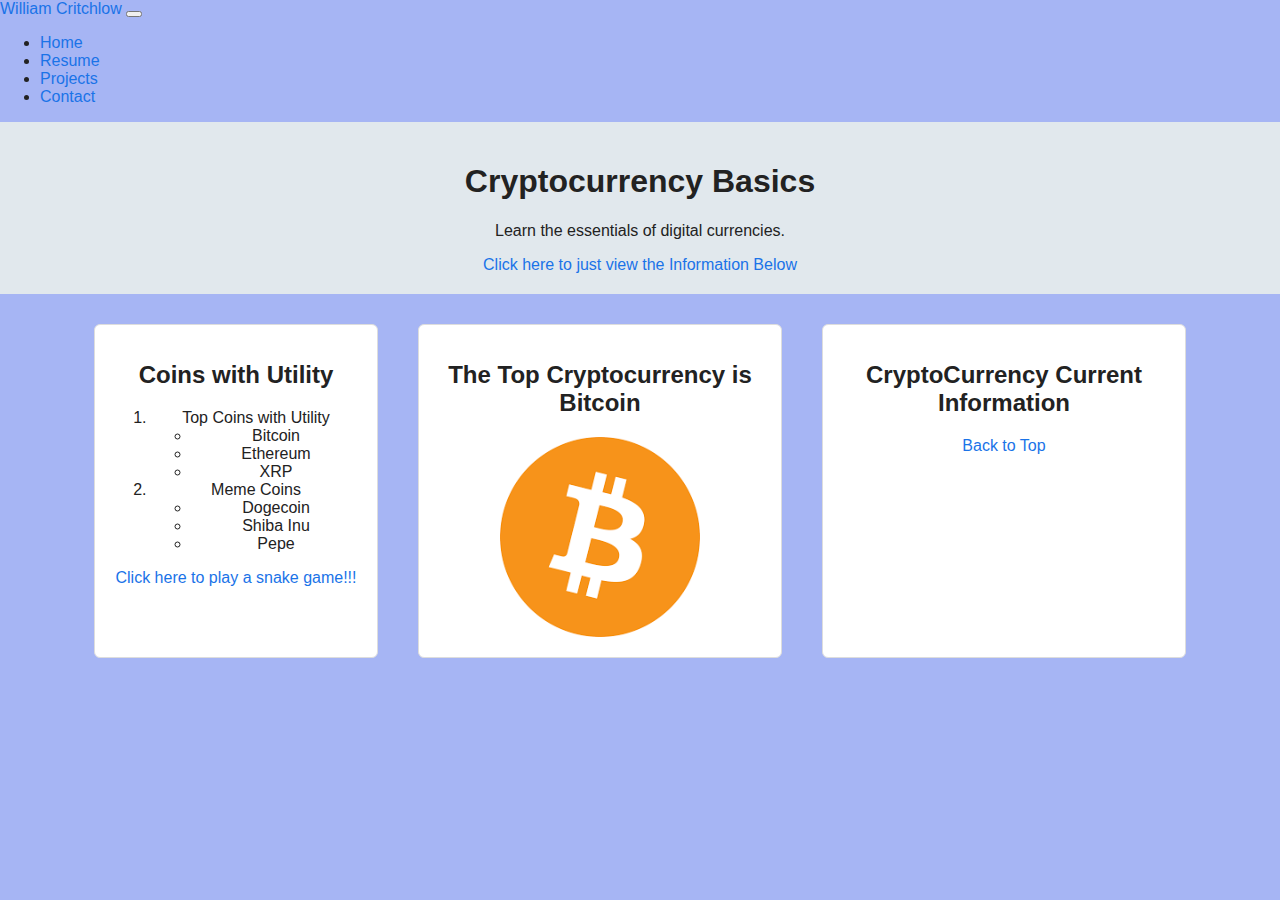
<file: startbootstrap-personal-gh-pages/index.html>
<!DOCTYPE html>
<html lang="en">
<head>
    <link rel="stylesheet" href="../startbootstrap-personal-gh-pages/css/scratchstyles.css">
    <nav class="navbar navbar-expand-lg navbar-light bg-white py-3">
        <div class="container px-5">
            <a class="navbar-brand" href="home.html"><span class="fw-bolder text-primary">William Critchlow</span></a>
            <button class="navbar-toggler" type="button" data-bs-toggle="collapse" data-bs-target="#navbarSupportedContent" aria-controls="navbarSupportedContent" aria-expanded="false" aria-label="Toggle navigation"><span class="navbar-toggler-icon"></span></button>
            <div class="collapse navbar-collapse" id="navbarSupportedContent">
                <ul class="navbar-nav ms-auto mb-2 mb-lg-0 small fw-bolder">
                    <li class="nav-item"><a class="nav-link" href="home.html">Home</a></li>
                    <li class="nav-item"><a class="nav-link" href="resume.html">Resume</a></li>
                    <li class="nav-item"><a class="nav-link" href="projects.html">Projects</a></li>
                    <li class="nav-item"><a class="nav-link" href="contact.html">Contact</a></li>
                </ul>
            </div>
        </div>
    </nav>
    <meta charset="UTF-8">
    <title>Cryptocurrency Basics</title>
</head>

<body>
    <div class="header">
        <h1>Cryptocurrency Basics</h1>
        <p>Learn the essentials of digital currencies.</p>
        <a href="#tableau-section">Click here to just view the Information Below</a>
    </div>

    <div class="main-section">
        <div class="block" id="what-is-crypto">
            <h2>Coins with Utility</h2>
            <ol>
                <li> Top Coins with Utility
                    <ul>
                        <li>Bitcoin</li>
                        <li>Ethereum</li>
                        <li>XRP</li>
                    </ul>
                </li>
                <li>Meme Coins
                    <ul>
                        <li>Dogecoin</li>
                        <li>Shiba Inu</li>
                        <li>Pepe</li>
                    </ul>
                </li>
            </ol>
            <a href="bitcoinsnakegame.html">Click here to play a snake game!!!</a>
        </div>

        <div class="block" id="crypto-image">
            <h2>The Top Cryptocurrency is Bitcoin</h2>
            <img src="../startbootstrap-personal-gh-pages/assets/bitcoin image.png" alt="Cryptocurrency coins" width="200">
        </div>

        <div id="tableau-section" class="block">
            <h2>CryptoCurrency Current Information</h2>
            <div class='tableauPlaceholder' id='viz1744908608807' style='position: relative'><noscript><a href='#'><img alt=' ' src='https:&#47;&#47;public.tableau.com&#47;static&#47;images&#47;Cr&#47;CryptoDashboard20&#47;Sentiment&#47;1_rss.png' style='border: none' /></a></noscript><object class='tableauViz'  style='display:none;'><param name='host_url' value='https%3A%2F%2Fpublic.tableau.com%2F' /> <param name='embed_code_version' value='3' /> <param name='site_root' value='' /><param name='name' value='CryptoDashboard20&#47;Sentiment' /><param name='tabs' value='yes' /><param name='toolbar' value='yes' /><param name='static_image' value='https:&#47;&#47;public.tableau.com&#47;static&#47;images&#47;Cr&#47;CryptoDashboard20&#47;Sentiment&#47;1.png' /> <param name='animate_transition' value='yes' /><param name='display_static_image' value='yes' /><param name='display_spinner' value='yes' /><param name='display_overlay' value='yes' /><param name='display_count' value='yes' /><param name='language' value='en-US' /></object></div>                <script type='text/javascript'>                    var divElement = document.getElementById('viz1744908608807');                    var vizElement = divElement.getElementsByTagName('object')[0];                    if ( divElement.offsetWidth > 800 ) { vizElement.style.width='100%';vizElement.style.height=(divElement.offsetWidth*0.75)+'px';} else if ( divElement.offsetWidth > 500 ) { vizElement.style.width='100%';vizElement.style.height=(divElement.offsetWidth*0.75)+'px';} else { vizElement.style.width='100%';vizElement.style.minHeight='750px';vizElement.style.maxHeight=(divElement.offsetWidth*1.77)+'px';}                     var scriptElement = document.createElement('script');                    scriptElement.src = 'https://public.tableau.com/javascripts/api/viz_v1.js';                    vizElement.parentNode.insertBefore(scriptElement, vizElement);                </script>
            <p><a href="#what-is-crypto">Back to Top</a></p>
        </div>
    </div>
</body>
</html>
</file>
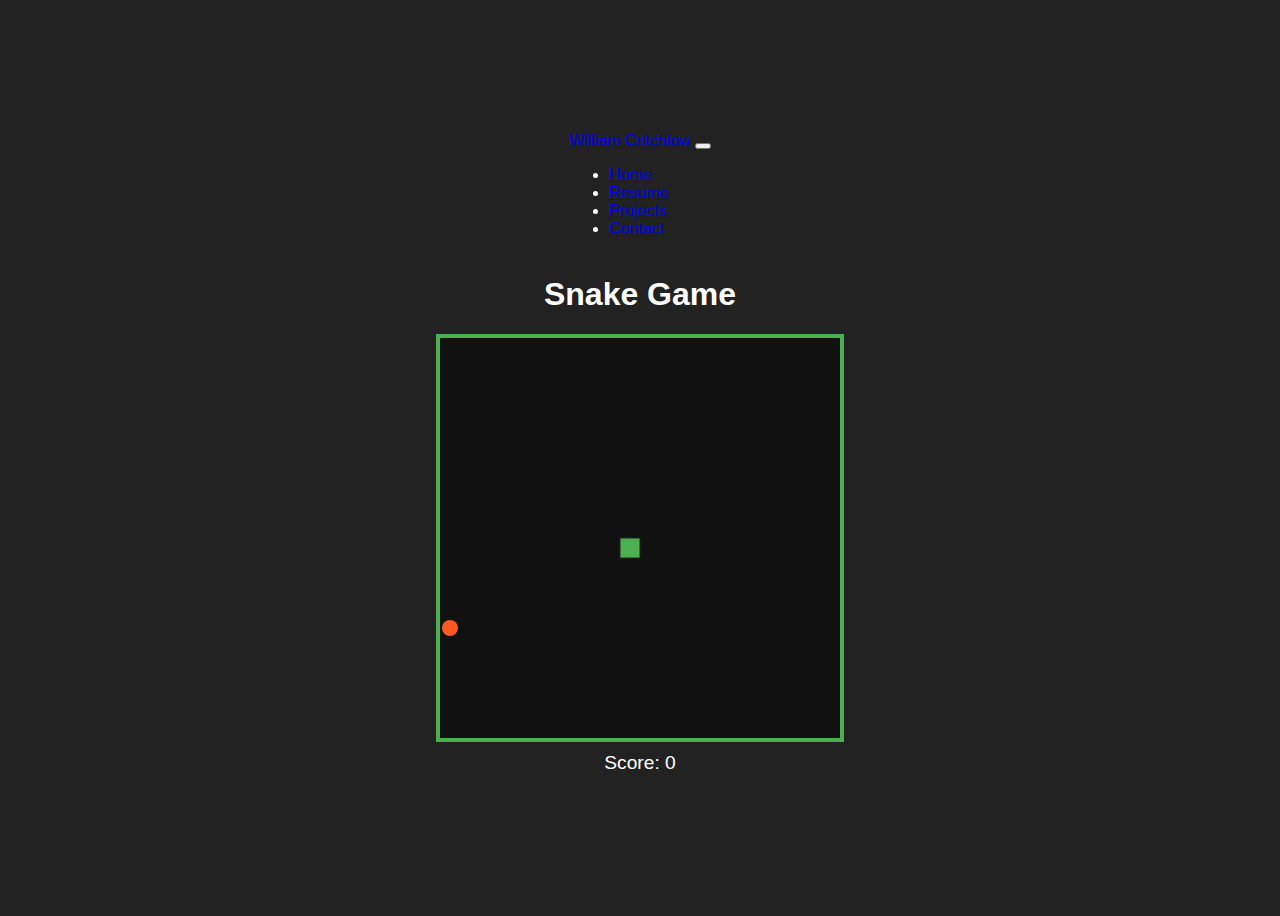
<file: startbootstrap-personal-gh-pages/bitcoinsnakegame.html>
<!DOCTYPE html>
<html lang="en">
<head>
  <nav class="navbar navbar-expand-lg navbar-light bg-white py-3">
    <div class="container px-5">
        <a class="navbar-brand" href="home.html"><span class="fw-bolder text-primary">William Critchlow</span></a>
        <button class="navbar-toggler" type="button" data-bs-toggle="collapse" data-bs-target="#navbarSupportedContent" aria-controls="navbarSupportedContent" aria-expanded="false" aria-label="Toggle navigation"><span class="navbar-toggler-icon"></span></button>
        <div class="collapse navbar-collapse" id="navbarSupportedContent">
            <ul class="navbar-nav ms-auto mb-2 mb-lg-0 small fw-bolder">
                <li class="nav-item"><a class="nav-link" href="home.html">Home</a></li>
                <li class="nav-item"><a class="nav-link" href="resume.html">Resume</a></li>
                <li class="nav-item"><a class="nav-link" href="projects.html">Projects</a></li>
                <li class="nav-item"><a class="nav-link" href="contact.html">Contact</a></li>
            </ul>
        </div>
    </div>
</nav>
  <meta charset="UTF-8">
  <meta name="viewport" content="width=device-width, initial-scale=1.0">
  <title>Snake Game</title>
  <style>
    body {
      background: #222;
      color: #fff;
      font-family: Arial, sans-serif;
      display: flex;
      flex-direction: column;
      align-items: center;
      justify-content: center;
      height: 100vh;
    }
    #gameContainer {
      position: relative;
    }
    #gameCanvas {
      background: #111;
      border: 4px solid #4caf50;
      display: block;
      margin: 0 auto;
    }
    #score {
      margin: 10px;
      font-size: 1.2em;
    }
    #gameOver {
      display: none;
      position: absolute;
      top: 40%;
      left: 50%;
      transform: translate(-50%, -50%);
      background: rgba(0,0,0,0.8);
      padding: 30px 50px;
      border-radius: 10px;
      text-align: center;
      z-index: 2;
    }
    #playAgainBtn {
      margin-top: 15px;
      padding: 10px 20px;
      font-size: 1em;
      background: #4caf50;
      color: #fff;
      border: none;
      border-radius: 5px;
      cursor: pointer;
    }
    #playAgainBtn:hover {
      background: #388e3c;
    }
  </style>
</head>
<body>
  <h1>Snake Game</h1>
  <div id="gameContainer">
    <canvas id="gameCanvas" width="400" height="400"></canvas>
    <div id="gameOver">
      <h2>Game Over!</h2>
      <button id="playAgainBtn">Play Again</button>
    </div>
  </div>
  <div id="score">Score: 0</div>
  <script>
    const canvas = document.getElementById('gameCanvas');
    const ctx = canvas.getContext('2d');
    const box = 20;
    let snake = [{x: 9*box, y: 10*box}];
    let direction = null;
    let food = randomFood();
    let score = 0;
    let gameInterval = null;
    let gameOver = false;
    const gameOverDiv = document.getElementById('gameOver');
    const playAgainBtn = document.getElementById('playAgainBtn');
    const scoreDiv = document.getElementById('score');

    function randomFood() {
      return {
        x: Math.floor(Math.random() * (canvas.width/box)) * box,
        y: Math.floor(Math.random() * (canvas.height/box)) * box
      };
    }

    function drawSnake() {
      for (let i = 0; i < snake.length; i++) {
        ctx.fillStyle = i === 0 ? '#4caf50' : '#8bc34a';
        ctx.fillRect(snake[i].x, snake[i].y, box, box);
        ctx.strokeStyle = '#222';
        ctx.strokeRect(snake[i].x, snake[i].y, box, box);
      }
    }

    function drawFood() {
      // To use your own logo, replace the following code with drawing an image
      // Example:
      // let img = new Image();
      // img.src = 'YOUR_LOGO_URL_HERE';
      // ctx.drawImage(img, food.x, food.y, box, box);
      ctx.fillStyle = '#ff5722';
      ctx.beginPath();
      ctx.arc(food.x + box/2, food.y + box/2, box/2 - 2, 0, 2 * Math.PI);
      ctx.fill();
    }

    function draw() {
      ctx.clearRect(0, 0, canvas.width, canvas.height);
      drawSnake();
      drawFood();
    }

    function update() {
      if (gameOver) return;
      let head = {x: snake[0].x, y: snake[0].y};
      if (direction === 'LEFT') head.x -= box;
      if (direction === 'UP') head.y -= box;
      if (direction === 'RIGHT') head.x += box;
      if (direction === 'DOWN') head.y += box;

      // Check collision with wall
      if (head.x < 0 || head.x >= canvas.width || head.y < 0 || head.y >= canvas.height) {
        endGame();
        return;
      }
      // Check collision with self
      for (let i = 0; i < snake.length; i++) {
        if (head.x === snake[i].x && head.y === snake[i].y) {
          endGame();
          return;
        }
      }
      // Check if food eaten
      if (head.x === food.x && head.y === food.y) {
        score++;
        scoreDiv.textContent = 'Score: ' + score;
        food = randomFood();
      } else {
        snake.pop();
      }
      snake.unshift(head);
      draw();
    }

    function endGame() {
      clearInterval(gameInterval);
      gameOver = true;
      gameOverDiv.style.display = 'block';
    }

    function resetGame() {
      snake = [{x: 9*box, y: 10*box}];
      direction = null;
      food = randomFood();
      score = 0;
      scoreDiv.textContent = 'Score: 0';
      gameOver = false;
      gameOverDiv.style.display = 'none';
      draw();
    }

    document.addEventListener('keydown', function(e) {
      if (e.key === 'ArrowLeft' && direction !== 'RIGHT') direction = 'LEFT';
      else if (e.key === 'ArrowUp' && direction !== 'DOWN') direction = 'UP';
      else if (e.key === 'ArrowRight' && direction !== 'LEFT') direction = 'RIGHT';
      else if (e.key === 'ArrowDown' && direction !== 'UP') direction = 'DOWN';
      // Start the game on first key press
      if (!gameInterval && direction) {
        gameInterval = setInterval(update, 100);
      }
    });

    playAgainBtn.addEventListener('click', function() {
      resetGame();
      clearInterval(gameInterval);
      gameInterval = null;
    });

    draw();
  </script>
</body>
</html>
</file>
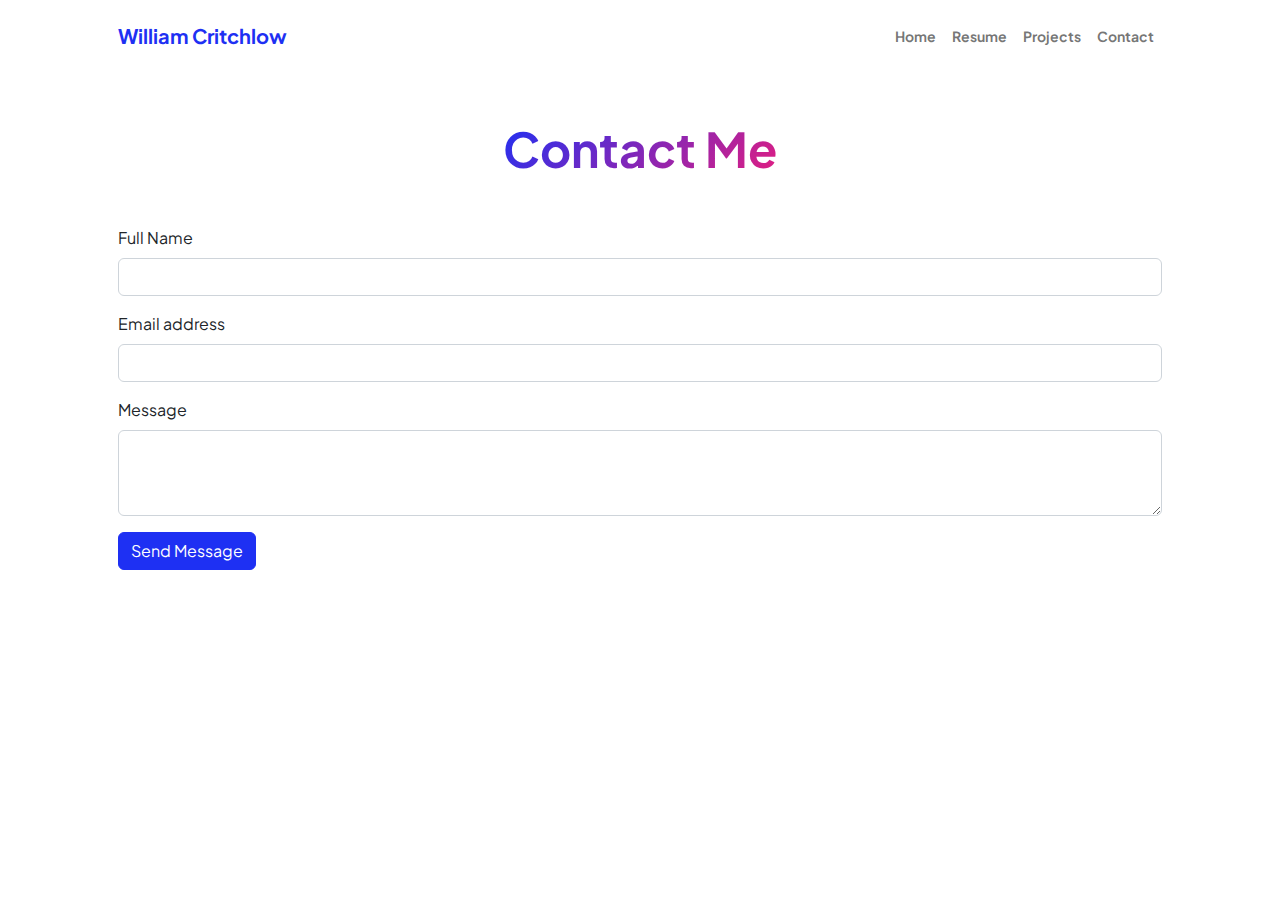
<file: startbootstrap-personal-gh-pages/contact.html>
<!DOCTYPE html>
<html lang="en">
    <head>
        <meta charset="utf-8" />
        <meta name="viewport" content="width=device-width, initial-scale=1, shrink-to-fit=no" />
        <meta name="description" content />
        <meta name="author" content />
        <title>William Critchlow</title>
        <!-- Favicon-->
        <link rel="icon" type="image/x-icon" href="assets/favicon.ico" />
        <!-- Custom Google font-->
        <link rel="preconnect" href="https://fonts.googleapis.com" />
        <link rel="preconnect" href="https://fonts.gstatic.com" crossorigin />
        <link href="https://fonts.googleapis.com/css2?family=Plus+Jakarta+Sans:wght@100;200;300;400;500;600;700;800;900&amp;display=swap" rel="stylesheet" />
        <!-- Bootstrap icons-->
        <link href="https://cdn.jsdelivr.net/npm/bootstrap-icons@1.8.1/font/bootstrap-icons.css" rel="stylesheet" />
        <!-- Core theme CSS (includes Bootstrap)-->
        <link href="css/styles.css" rel="stylesheet" />
    </head>
    <body class="d-flex flex-column">
        <main class="flex-shrink-0">
            <!-- Navigation-->
            <nav class="navbar navbar-expand-lg navbar-light bg-white py-3">
                <div class="container px-5">
                    <a class="navbar-brand" href="index.html"><span class="fw-bolder text-primary">William Critchlow</span></a>
                    <button class="navbar-toggler" type="button" data-bs-toggle="collapse" data-bs-target="#navbarSupportedContent" aria-controls="navbarSupportedContent" aria-expanded="false" aria-label="Toggle navigation"><span class="navbar-toggler-icon"></span></button>
                    <div class="collapse navbar-collapse" id="navbarSupportedContent">
                        <ul class="navbar-nav ms-auto mb-2 mb-lg-0 small fw-bolder">
                            <li class="nav-item"><a class="nav-link" href="index.html">Home</a></li>
                            <li class="nav-item"><a class="nav-link" href="resume.html">Resume</a></li>
                            <li class="nav-item"><a class="nav-link" href="projects.html">Projects</a></li>
                            <li class="nav-item"><a class="nav-link" href="contact.html">Contact</a></li>
                        </ul>
                    </div>
                </div>
            </nav>
            <!-- Page content-->
            <section class="py-5">
                <div class="container px-5">
                    <div class="text-center mb-5">
                        <h1 class="display-5 fw-bolder mb-0"><span class="text-gradient d-inline">Contact Me</span></h1>
                    </div>
                    <!-- Contact form--><form method="POST" id="form">

  <input type="hidden" name="access_key" value="29d23366-1451-4c92-8a95-7fa553cba5a0">

  <div class="mb-3">
    <label for="name" class="form-label">Full Name</label>
    <input type="text" name="name" class="form-control" id="name">
  </div>

  <div class="mb-3">
    <label for="email" class="form-label">Email address</label>
    <input type="email" name="email" class="form-control" id="email">
  </div>

  <div class="mb-3">
    <label for="message" class="form-label">Message</label>
    <textarea class="form-control" name="message" id="message" rows="3"></textarea>
  </div>

  <button type="submit" class="btn btn-primary">Send Message</button>
</form>

<div id="result"></div>

<script>
const form = document.getElementById('form');
const result = document.getElementById('result');

form.addEventListener('submit', function(e) {
    const formData = new FormData(form);
    e.preventDefault();

    const object = Object.fromEntries(formData);
    const json = JSON.stringify(object);

    result.innerHTML = "Please wait..."

    fetch('https://api.web3forms.com/submit', {
            method: 'POST',
            headers: {
                'Content-Type': 'application/json',
                'Accept': 'application/json'
            },
            body: json
        })
        .then(async (response) => {
            let json = await response.json();
            if (response.status === 200) {
                result.innerHTML = json.message;
            } else {
                console.log(response);
                result.innerHTML = json.message;
            }
        })
        .catch(error => {
            console.log(error);
            result.innerHTML = "Something went wrong!";
        })
        .then(function() {
            form.reset();
            setTimeout(() => {
                result.style.display = "none";
            }, 3000);
        });
});
</script>
        </footer>
        <!-- Bootstrap core JS-->
        <script src="https://cdn.jsdelivr.net/npm/bootstrap@5.2.3/dist/js/bootstrap.bundle.min.js"></script>
        <!-- Core theme JS-->
        <script src="js/scripts.js"></script>
        <!-- * * * * * * * * * * * * * * * * * * * * * * * * * * * * * * * * * * * * * * * *-->
        <!-- * *                               SB Forms JS                               * *-->
        <!-- * * Activate your form at https://startbootstrap.com/solution/contact-forms * *-->
        <!-- * * * * * * * * * * * * * * * * * * * * * * * * * * * * * * * * * * * * * * * *-->
        <script src="https://cdn.startbootstrap.com/sb-forms-latest.js"></script>
    </body>
</html>
</file>
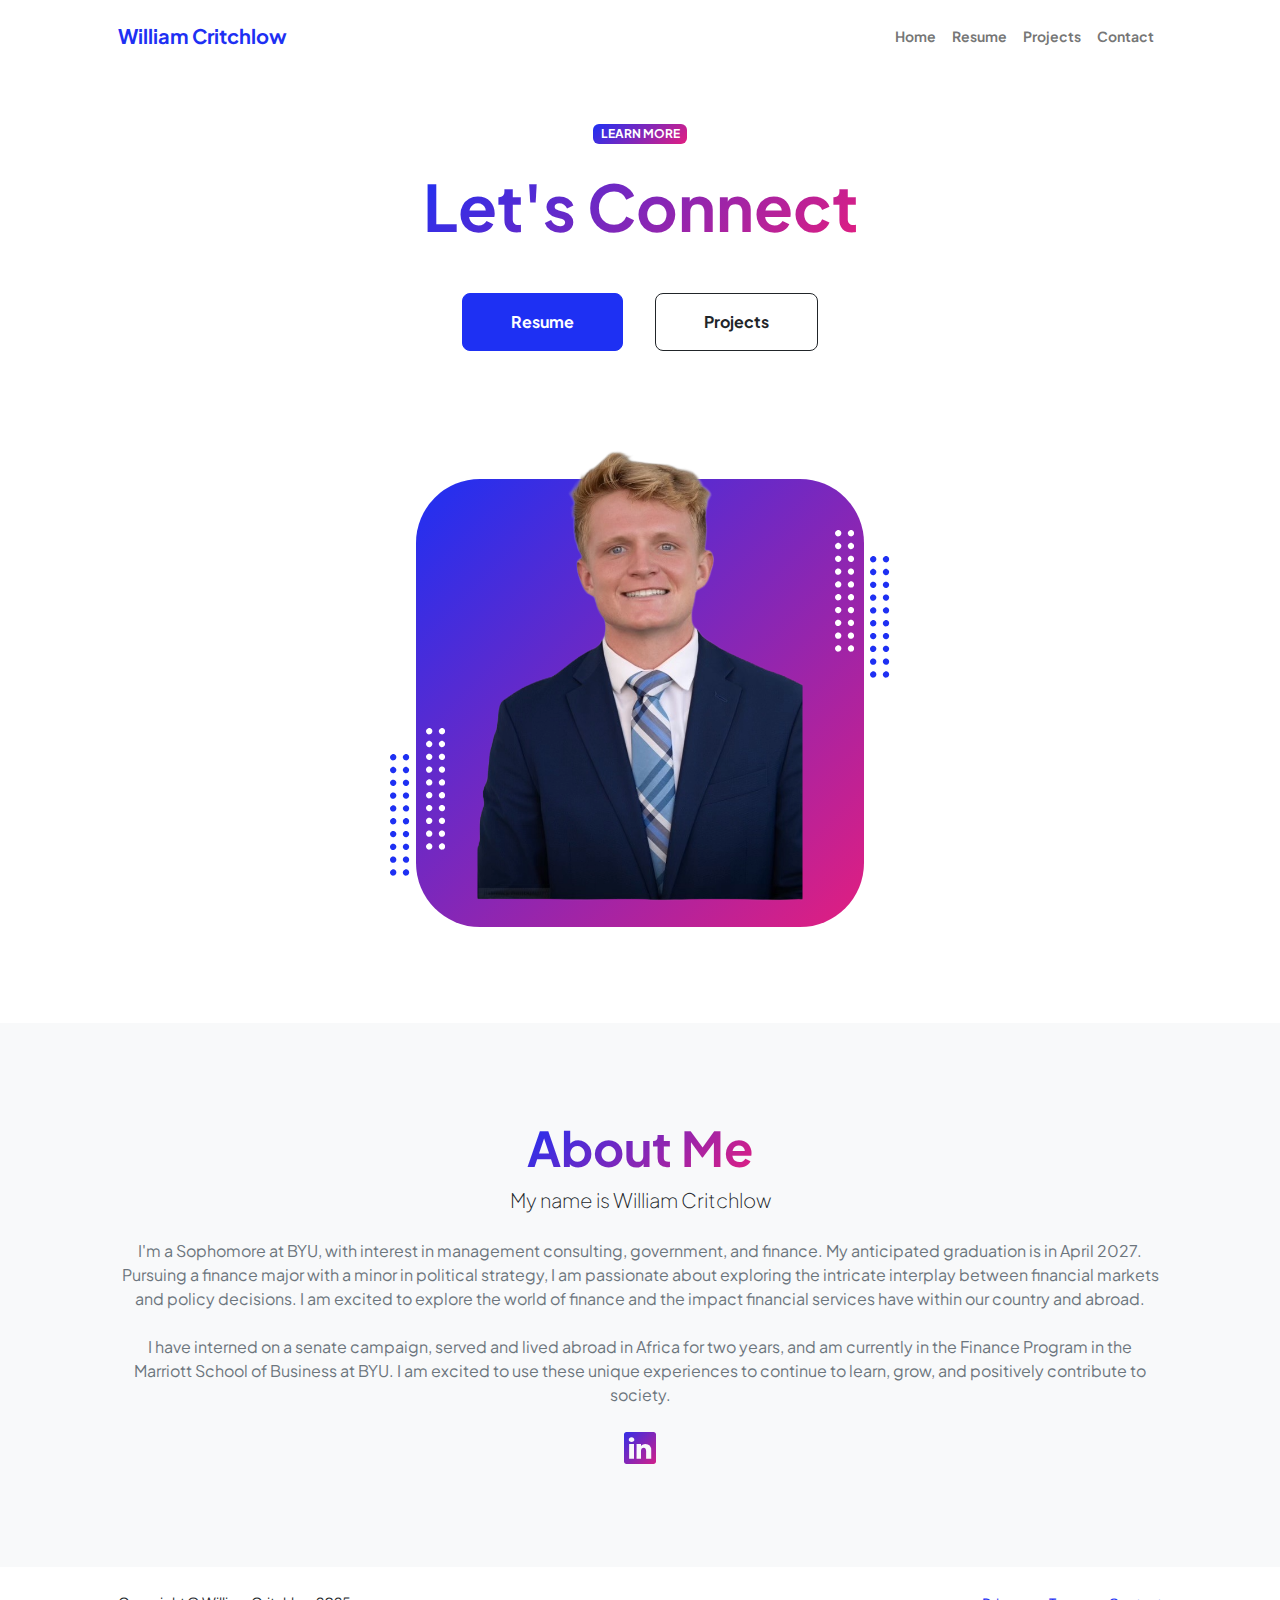
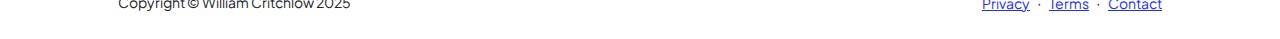
<file: startbootstrap-personal-gh-pages/home.html>
<!DOCTYPE html>
<html lang="en">
    <head>
        <meta charset="utf-8" />
        <meta name="viewport" content="width=device-width, initial-scale=1, shrink-to-fit=no" />
        <meta name="description" content="" />
        <meta name="author" content="" />
        <title>William Critchlow</title>
        <!-- Favicon-->
        <link rel="icon" type="image/x-icon" href="assets/favicon.ico" />
        <!-- Custom Google font-->
        <link rel="preconnect" href="https://fonts.googleapis.com" />
        <link rel="preconnect" href="https://fonts.gstatic.com" crossorigin />
        <link href="https://fonts.googleapis.com/css2?family=Plus+Jakarta+Sans:wght@100;200;300;400;500;600;700;800;900&amp;display=swap" rel="stylesheet" />
        <!-- Bootstrap icons-->
        <link href="https://cdn.jsdelivr.net/npm/bootstrap-icons@1.8.1/font/bootstrap-icons.css" rel="stylesheet" />
        <!-- Core theme CSS (includes Bootstrap)-->
        <link href="css/styles.css" rel="stylesheet" />
    </head>
    <body class="d-flex flex-column h-100">
        <main class="flex-shrink-0">
            <!-- Navigation-->
            <nav class="navbar navbar-expand-lg navbar-light bg-white py-3">
                <div class="container px-5">
                    <a class="navbar-brand" href="index.html"><span class="fw-bolder text-primary">William Critchlow</span></a>
                    <button class="navbar-toggler" type="button" data-bs-toggle="collapse" data-bs-target="#navbarSupportedContent" aria-controls="navbarSupportedContent" aria-expanded="false" aria-label="Toggle navigation"><span class="navbar-toggler-icon"></span></button>
                    <div class="collapse navbar-collapse" id="navbarSupportedContent">
                        <ul class="navbar-nav ms-auto mb-2 mb-lg-0 small fw-bolder">
                            <li class="nav-item"><a class="nav-link" href="index.html">Home</a></li>
                            <li class="nav-item"><a class="nav-link" href="resume.html">Resume</a></li>
                            <li class="nav-item"><a class="nav-link" href="projects.html">Projects</a></li>
                            <li class="nav-item"><a class="nav-link" href="contact.html">Contact</a></li>
                        </ul>
                    </div>
                </div>
            </nav>
            <!-- Header-->
            <header class="py-5">
                <div class="container px-5 pb-5">
                    <div class="row gx-5 align-items-center">
                        <div class="col-xxl-5">
                            <!-- Header text content-->
                            <div class="text-center text-xxl-start">
                                <div class="badge bg-gradient-primary-to-secondary text-white mb-4"><div class="text-uppercase"> Learn More</div></div>
                                <div class="fs-3 fw-light text-muted"></div>
                                <h1 class="display-3 fw-bolder mb-5"><span class="text-gradient d-inline">Let's Connect</span></h1>
                                <div class="d-grid gap-3 d-sm-flex justify-content-sm-center justify-content-xxl-start mb-3">
                                    <a class="btn btn-primary btn-lg px-5 py-3 me-sm-3 fs-6 fw-bolder" href="resume.html">Resume</a>
                                    <a class="btn btn-outline-dark btn-lg px-5 py-3 fs-6 fw-bolder" href="projects.html">Projects</a>
                                </div>
                            </div>
                        </div>
                        <div class="col-xxl-7">
                            <!-- Header profile picture-->
                            <div class="d-flex justify-content-center mt-5 mt-xxl-0">
                                <div class="profile bg-gradient-primary-to-secondary">
                                    <!-- TIP: For best results, use a photo with a transparent background like the demo example below-->
                                    <!-- Watch a tutorial on how to do this on YouTube (link)-->
                                    <img class="profile-img" src="assets/Headshot Clear Background.png" alt="..." />
                                    <div class="dots-1">
                                        <!-- SVG Dots-->
                                        <svg version="1.1" xmlns="http://www.w3.org/2000/svg" xmlns:xlink="http://www.w3.org/1999/xlink" x="0px" y="0px" viewBox="0 0 191.6 1215.4" style="enable-background: new 0 0 191.6 1215.4" xml:space="preserve">
                                            <g transform="translate(0.000000,1280.000000) scale(0.100000,-0.100000)">
                                                <path d="M227.7,12788.6c-105-35-200-141-222-248c-43-206,163-412,369-369c155,32,275,190,260,339c-11,105-90,213-190,262        C383.7,12801.6,289.7,12808.6,227.7,12788.6z"></path>
                                                <path d="M1507.7,12788.6c-151-50-253-216-222-362c25-119,136-230,254-255c194-41,395,142,375,339c-11,105-90,213-190,262        C1663.7,12801.6,1569.7,12808.6,1507.7,12788.6z"></path>
                                                <path d="M227.7,11508.6c-105-35-200-141-222-248c-43-206,163-412,369-369c155,32,275,190,260,339c-11,105-90,213-190,262        C383.7,11521.6,289.7,11528.6,227.7,11508.6z"></path>
                                                <path d="M1507.7,11508.6c-151-50-253-216-222-362c25-119,136-230,254-255c194-41,395,142,375,339c-11,105-90,213-190,262        C1663.7,11521.6,1569.7,11528.6,1507.7,11508.6z"></path>
                                                <path d="M227.7,10228.6c-105-35-200-141-222-248c-43-206,163-412,369-369c155,32,275,190,260,339c-11,105-90,213-190,262        C383.7,10241.6,289.7,10248.6,227.7,10228.6z"></path>
                                                <path d="M1507.7,10228.6c-105-35-200-141-222-248c-43-206,163-412,369-369c155,32,275,190,260,339c-11,105-90,213-190,262        C1663.7,10241.6,1569.7,10248.6,1507.7,10228.6z"></path>
                                                <path d="M227.7,8948.6c-105-35-200-141-222-248c-43-206,163-412,369-369c155,32,275,190,260,339c-11,105-90,213-190,262        C383.7,8961.6,289.7,8968.6,227.7,8948.6z"></path>
                                                <path d="M1507.7,8948.6c-105-35-200-141-222-248c-43-206,163-412,369-369c155,32,275,190,260,339c-11,105-90,213-190,262        C1663.7,8961.6,1569.7,8968.6,1507.7,8948.6z"></path>
                                                <path d="M227.7,7668.6c-105-35-200-141-222-248c-43-206,163-412,369-369c155,32,275,190,260,339c-11,105-90,213-190,262        C383.7,7681.6,289.7,7688.6,227.7,7668.6z"></path>
                                                <path d="M1507.7,7668.6c-105-35-200-141-222-248c-43-206,163-412,369-369c155,32,275,190,260,339c-11,105-90,213-190,262        C1663.7,7681.6,1569.7,7688.6,1507.7,7668.6z"></path>
                                                <path d="M227.7,6388.6c-105-35-200-141-222-248c-43-206,163-412,369-369c155,32,275,190,260,339c-11,105-90,213-190,262        C383.7,6401.6,289.7,6408.6,227.7,6388.6z"></path>
                                                <path d="M1507.7,6388.6c-105-35-200-141-222-248c-43-206,163-412,369-369c155,32,275,190,260,339c-11,105-90,213-190,262        C1663.7,6401.6,1569.7,6408.6,1507.7,6388.6z"></path>
                                                <path d="M227.7,5108.6c-105-35-200-141-222-248c-43-206,163-412,369-369c155,32,275,190,260,339c-11,105-90,213-190,262        C383.7,5121.6,289.7,5128.6,227.7,5108.6z"></path>
                                                <path d="M1507.7,5108.6c-105-35-200-141-222-248c-43-206,163-412,369-369c155,32,275,190,260,339c-11,105-90,213-190,262        C1663.7,5121.6,1569.7,5128.6,1507.7,5108.6z"></path>
                                                <path d="M227.7,3828.6c-105-35-200-141-222-248c-43-206,163-412,369-369c155,32,275,190,260,339c-11,105-90,213-190,262        C383.7,3841.6,289.7,3848.6,227.7,3828.6z"></path>
                                                <path d="M1507.7,3828.6c-105-35-200-141-222-248c-43-206,163-412,369-369c155,32,275,190,260,339c-11,105-90,213-190,262        C1663.7,3841.6,1569.7,3848.6,1507.7,3828.6z"></path>
                                                <path d="M227.7,2548.6c-105-35-200-141-222-248c-43-206,163-412,369-369c155,32,275,190,260,339c-11,105-90,213-190,262        C383.7,2561.6,289.7,2568.6,227.7,2548.6z"></path>
                                                <path d="M1507.7,2548.6c-105-35-200-141-222-248c-43-206,163-412,369-369c155,32,275,190,260,339c-11,105-90,213-190,262        C1663.7,2561.6,1569.7,2568.6,1507.7,2548.6z"></path>
                                                <path d="M227.7,1268.6c-105-35-200-141-222-248c-43-206,163-412,369-369c155,32,275,190,260,339c-11,105-90,213-190,262        C383.7,1281.6,289.7,1288.6,227.7,1268.6z"></path>
                                                <path d="M1507.7,1268.6c-105-35-200-141-222-248c-43-206,163-412,369-369c155,32,275,190,260,339c-11,105-90,213-190,262        C1663.7,1281.6,1569.7,1288.6,1507.7,1268.6z"></path>
                                            </g>
                                        </svg>
                                        <!-- END of SVG dots-->
                                    </div>
                                    <div class="dots-2">
                                        <!-- SVG Dots-->
                                        <svg version="1.1" xmlns="http://www.w3.org/2000/svg" xmlns:xlink="http://www.w3.org/1999/xlink" x="0px" y="0px" viewBox="0 0 191.6 1215.4" style="enable-background: new 0 0 191.6 1215.4" xml:space="preserve">
                                            <g transform="translate(0.000000,1280.000000) scale(0.100000,-0.100000)">
                                                <path d="M227.7,12788.6c-105-35-200-141-222-248c-43-206,163-412,369-369c155,32,275,190,260,339c-11,105-90,213-190,262        C383.7,12801.6,289.7,12808.6,227.7,12788.6z"></path>
                                                <path d="M1507.7,12788.6c-151-50-253-216-222-362c25-119,136-230,254-255c194-41,395,142,375,339c-11,105-90,213-190,262        C1663.7,12801.6,1569.7,12808.6,1507.7,12788.6z"></path>
                                                <path d="M227.7,11508.6c-105-35-200-141-222-248c-43-206,163-412,369-369c155,32,275,190,260,339c-11,105-90,213-190,262        C383.7,11521.6,289.7,11528.6,227.7,11508.6z"></path>
                                                <path d="M1507.7,11508.6c-151-50-253-216-222-362c25-119,136-230,254-255c194-41,395,142,375,339c-11,105-90,213-190,262        C1663.7,11521.6,1569.7,11528.6,1507.7,11508.6z"></path>
                                                <path d="M227.7,10228.6c-105-35-200-141-222-248c-43-206,163-412,369-369c155,32,275,190,260,339c-11,105-90,213-190,262        C383.7,10241.6,289.7,10248.6,227.7,10228.6z"></path>
                                                <path d="M1507.7,10228.6c-105-35-200-141-222-248c-43-206,163-412,369-369c155,32,275,190,260,339c-11,105-90,213-190,262        C1663.7,10241.6,1569.7,10248.6,1507.7,10228.6z"></path>
                                                <path d="M227.7,8948.6c-105-35-200-141-222-248c-43-206,163-412,369-369c155,32,275,190,260,339c-11,105-90,213-190,262        C383.7,8961.6,289.7,8968.6,227.7,8948.6z"></path>
                                                <path d="M1507.7,8948.6c-105-35-200-141-222-248c-43-206,163-412,369-369c155,32,275,190,260,339c-11,105-90,213-190,262        C1663.7,8961.6,1569.7,8968.6,1507.7,8948.6z"></path>
                                                <path d="M227.7,7668.6c-105-35-200-141-222-248c-43-206,163-412,369-369c155,32,275,190,260,339c-11,105-90,213-190,262        C383.7,7681.6,289.7,7688.6,227.7,7668.6z"></path>
                                                <path d="M1507.7,7668.6c-105-35-200-141-222-248c-43-206,163-412,369-369c155,32,275,190,260,339c-11,105-90,213-190,262        C1663.7,7681.6,1569.7,7688.6,1507.7,7668.6z"></path>
                                                <path d="M227.7,6388.6c-105-35-200-141-222-248c-43-206,163-412,369-369c155,32,275,190,260,339c-11,105-90,213-190,262        C383.7,6401.6,289.7,6408.6,227.7,6388.6z"></path>
                                                <path d="M1507.7,6388.6c-105-35-200-141-222-248c-43-206,163-412,369-369c155,32,275,190,260,339c-11,105-90,213-190,262        C1663.7,6401.6,1569.7,6408.6,1507.7,6388.6z"></path>
                                                <path d="M227.7,5108.6c-105-35-200-141-222-248c-43-206,163-412,369-369c155,32,275,190,260,339c-11,105-90,213-190,262        C383.7,5121.6,289.7,5128.6,227.7,5108.6z"></path>
                                                <path d="M1507.7,5108.6c-105-35-200-141-222-248c-43-206,163-412,369-369c155,32,275,190,260,339c-11,105-90,213-190,262        C1663.7,5121.6,1569.7,5128.6,1507.7,5108.6z"></path>
                                                <path d="M227.7,3828.6c-105-35-200-141-222-248c-43-206,163-412,369-369c155,32,275,190,260,339c-11,105-90,213-190,262        C383.7,3841.6,289.7,3848.6,227.7,3828.6z"></path>
                                                <path d="M1507.7,3828.6c-105-35-200-141-222-248c-43-206,163-412,369-369c155,32,275,190,260,339c-11,105-90,213-190,262        C1663.7,3841.6,1569.7,3848.6,1507.7,3828.6z"></path>
                                                <path d="M227.7,2548.6c-105-35-200-141-222-248c-43-206,163-412,369-369c155,32,275,190,260,339c-11,105-90,213-190,262        C383.7,2561.6,289.7,2568.6,227.7,2548.6z"></path>
                                                <path d="M1507.7,2548.6c-105-35-200-141-222-248c-43-206,163-412,369-369c155,32,275,190,260,339c-11,105-90,213-190,262        C1663.7,2561.6,1569.7,2568.6,1507.7,2548.6z"></path>
                                                <path d="M227.7,1268.6c-105-35-200-141-222-248c-43-206,163-412,369-369c155,32,275,190,260,339c-11,105-90,213-190,262        C383.7,1281.6,289.7,1288.6,227.7,1268.6z"></path>
                                                <path d="M1507.7,1268.6c-105-35-200-141-222-248c-43-206,163-412,369-369c155,32,275,190,260,339c-11,105-90,213-190,262        C1663.7,1281.6,1569.7,1288.6,1507.7,1268.6z"></path>
                                            </g>
                                        </svg>
                                        <!-- END of SVG dots-->
                                    </div>
                                    <div class="dots-3">
                                        <!-- SVG Dots-->
                                        <svg version="1.1" xmlns="http://www.w3.org/2000/svg" xmlns:xlink="http://www.w3.org/1999/xlink" x="0px" y="0px" viewBox="0 0 191.6 1215.4" style="enable-background: new 0 0 191.6 1215.4" xml:space="preserve">
                                            <g transform="translate(0.000000,1280.000000) scale(0.100000,-0.100000)">
                                                <path d="M227.7,12788.6c-105-35-200-141-222-248c-43-206,163-412,369-369c155,32,275,190,260,339c-11,105-90,213-190,262        C383.7,12801.6,289.7,12808.6,227.7,12788.6z"></path>
                                                <path d="M1507.7,12788.6c-151-50-253-216-222-362c25-119,136-230,254-255c194-41,395,142,375,339c-11,105-90,213-190,262        C1663.7,12801.6,1569.7,12808.6,1507.7,12788.6z"></path>
                                                <path d="M227.7,11508.6c-105-35-200-141-222-248c-43-206,163-412,369-369c155,32,275,190,260,339c-11,105-90,213-190,262        C383.7,11521.6,289.7,11528.6,227.7,11508.6z"></path>
                                                <path d="M1507.7,11508.6c-151-50-253-216-222-362c25-119,136-230,254-255c194-41,395,142,375,339c-11,105-90,213-190,262        C1663.7,11521.6,1569.7,11528.6,1507.7,11508.6z"></path>
                                                <path d="M227.7,10228.6c-105-35-200-141-222-248c-43-206,163-412,369-369c155,32,275,190,260,339c-11,105-90,213-190,262        C383.7,10241.6,289.7,10248.6,227.7,10228.6z"></path>
                                                <path d="M1507.7,10228.6c-105-35-200-141-222-248c-43-206,163-412,369-369c155,32,275,190,260,339c-11,105-90,213-190,262        C1663.7,10241.6,1569.7,10248.6,1507.7,10228.6z"></path>
                                                <path d="M227.7,8948.6c-105-35-200-141-222-248c-43-206,163-412,369-369c155,32,275,190,260,339c-11,105-90,213-190,262        C383.7,8961.6,289.7,8968.6,227.7,8948.6z"></path>
                                                <path d="M1507.7,8948.6c-105-35-200-141-222-248c-43-206,163-412,369-369c155,32,275,190,260,339c-11,105-90,213-190,262        C1663.7,8961.6,1569.7,8968.6,1507.7,8948.6z"></path>
                                                <path d="M227.7,7668.6c-105-35-200-141-222-248c-43-206,163-412,369-369c155,32,275,190,260,339c-11,105-90,213-190,262        C383.7,7681.6,289.7,7688.6,227.7,7668.6z"></path>
                                                <path d="M1507.7,7668.6c-105-35-200-141-222-248c-43-206,163-412,369-369c155,32,275,190,260,339c-11,105-90,213-190,262        C1663.7,7681.6,1569.7,7688.6,1507.7,7668.6z"></path>
                                                <path d="M227.7,6388.6c-105-35-200-141-222-248c-43-206,163-412,369-369c155,32,275,190,260,339c-11,105-90,213-190,262        C383.7,6401.6,289.7,6408.6,227.7,6388.6z"></path>
                                                <path d="M1507.7,6388.6c-105-35-200-141-222-248c-43-206,163-412,369-369c155,32,275,190,260,339c-11,105-90,213-190,262        C1663.7,6401.6,1569.7,6408.6,1507.7,6388.6z"></path>
                                                <path d="M227.7,5108.6c-105-35-200-141-222-248c-43-206,163-412,369-369c155,32,275,190,260,339c-11,105-90,213-190,262        C383.7,5121.6,289.7,5128.6,227.7,5108.6z"></path>
                                                <path d="M1507.7,5108.6c-105-35-200-141-222-248c-43-206,163-412,369-369c155,32,275,190,260,339c-11,105-90,213-190,262        C1663.7,5121.6,1569.7,5128.6,1507.7,5108.6z"></path>
                                                <path d="M227.7,3828.6c-105-35-200-141-222-248c-43-206,163-412,369-369c155,32,275,190,260,339c-11,105-90,213-190,262        C383.7,3841.6,289.7,3848.6,227.7,3828.6z"></path>
                                                <path d="M1507.7,3828.6c-105-35-200-141-222-248c-43-206,163-412,369-369c155,32,275,190,260,339c-11,105-90,213-190,262        C1663.7,3841.6,1569.7,3848.6,1507.7,3828.6z"></path>
                                                <path d="M227.7,2548.6c-105-35-200-141-222-248c-43-206,163-412,369-369c155,32,275,190,260,339c-11,105-90,213-190,262        C383.7,2561.6,289.7,2568.6,227.7,2548.6z"></path>
                                                <path d="M1507.7,2548.6c-105-35-200-141-222-248c-43-206,163-412,369-369c155,32,275,190,260,339c-11,105-90,213-190,262        C1663.7,2561.6,1569.7,2568.6,1507.7,2548.6z"></path>
                                                <path d="M227.7,1268.6c-105-35-200-141-222-248c-43-206,163-412,369-369c155,32,275,190,260,339c-11,105-90,213-190,262        C383.7,1281.6,289.7,1288.6,227.7,1268.6z"></path>
                                                <path d="M1507.7,1268.6c-105-35-200-141-222-248c-43-206,163-412,369-369c155,32,275,190,260,339c-11,105-90,213-190,262        C1663.7,1281.6,1569.7,1288.6,1507.7,1268.6z"></path>
                                            </g>
                                        </svg>
                                        <!-- END of SVG dots-->
                                    </div>
                                    <div class="dots-4">
                                        <!-- SVG Dots-->
                                        <svg version="1.1" xmlns="http://www.w3.org/2000/svg" xmlns:xlink="http://www.w3.org/1999/xlink" x="0px" y="0px" viewBox="0 0 191.6 1215.4" style="enable-background: new 0 0 191.6 1215.4" xml:space="preserve">
                                            <g transform="translate(0.000000,1280.000000) scale(0.100000,-0.100000)">
                                                <path d="M227.7,12788.6c-105-35-200-141-222-248c-43-206,163-412,369-369c155,32,275,190,260,339c-11,105-90,213-190,262        C383.7,12801.6,289.7,12808.6,227.7,12788.6z"></path>
                                                <path d="M1507.7,12788.6c-151-50-253-216-222-362c25-119,136-230,254-255c194-41,395,142,375,339c-11,105-90,213-190,262        C1663.7,12801.6,1569.7,12808.6,1507.7,12788.6z"></path>
                                                <path d="M227.7,11508.6c-105-35-200-141-222-248c-43-206,163-412,369-369c155,32,275,190,260,339c-11,105-90,213-190,262        C383.7,11521.6,289.7,11528.6,227.7,11508.6z"></path>
                                                <path d="M1507.7,11508.6c-151-50-253-216-222-362c25-119,136-230,254-255c194-41,395,142,375,339c-11,105-90,213-190,262        C1663.7,11521.6,1569.7,11528.6,1507.7,11508.6z"></path>
                                                <path d="M227.7,10228.6c-105-35-200-141-222-248c-43-206,163-412,369-369c155,32,275,190,260,339c-11,105-90,213-190,262        C383.7,10241.6,289.7,10248.6,227.7,10228.6z"></path>
                                                <path d="M1507.7,10228.6c-105-35-200-141-222-248c-43-206,163-412,369-369c155,32,275,190,260,339c-11,105-90,213-190,262        C1663.7,10241.6,1569.7,10248.6,1507.7,10228.6z"></path>
                                                <path d="M227.7,8948.6c-105-35-200-141-222-248c-43-206,163-412,369-369c155,32,275,190,260,339c-11,105-90,213-190,262        C383.7,8961.6,289.7,8968.6,227.7,8948.6z"></path>
                                                <path d="M1507.7,8948.6c-105-35-200-141-222-248c-43-206,163-412,369-369c155,32,275,190,260,339c-11,105-90,213-190,262        C1663.7,8961.6,1569.7,8968.6,1507.7,8948.6z"></path>
                                                <path d="M227.7,7668.6c-105-35-200-141-222-248c-43-206,163-412,369-369c155,32,275,190,260,339c-11,105-90,213-190,262        C383.7,7681.6,289.7,7688.6,227.7,7668.6z"></path>
                                                <path d="M1507.7,7668.6c-105-35-200-141-222-248c-43-206,163-412,369-369c155,32,275,190,260,339c-11,105-90,213-190,262        C1663.7,7681.6,1569.7,7688.6,1507.7,7668.6z"></path>
                                                <path d="M227.7,6388.6c-105-35-200-141-222-248c-43-206,163-412,369-369c155,32,275,190,260,339c-11,105-90,213-190,262        C383.7,6401.6,289.7,6408.6,227.7,6388.6z"></path>
                                                <path d="M1507.7,6388.6c-105-35-200-141-222-248c-43-206,163-412,369-369c155,32,275,190,260,339c-11,105-90,213-190,262        C1663.7,6401.6,1569.7,6408.6,1507.7,6388.6z"></path>
                                                <path d="M227.7,5108.6c-105-35-200-141-222-248c-43-206,163-412,369-369c155,32,275,190,260,339c-11,105-90,213-190,262        C383.7,5121.6,289.7,5128.6,227.7,5108.6z"></path>
                                                <path d="M1507.7,5108.6c-105-35-200-141-222-248c-43-206,163-412,369-369c155,32,275,190,260,339c-11,105-90,213-190,262        C1663.7,5121.6,1569.7,5128.6,1507.7,5108.6z"></path>
                                                <path d="M227.7,3828.6c-105-35-200-141-222-248c-43-206,163-412,369-369c155,32,275,190,260,339c-11,105-90,213-190,262        C383.7,3841.6,289.7,3848.6,227.7,3828.6z"></path>
                                                <path d="M1507.7,3828.6c-105-35-200-141-222-248c-43-206,163-412,369-369c155,32,275,190,260,339c-11,105-90,213-190,262        C1663.7,3841.6,1569.7,3848.6,1507.7,3828.6z"></path>
                                                <path d="M227.7,2548.6c-105-35-200-141-222-248c-43-206,163-412,369-369c155,32,275,190,260,339c-11,105-90,213-190,262        C383.7,2561.6,289.7,2568.6,227.7,2548.6z"></path>
                                                <path d="M1507.7,2548.6c-105-35-200-141-222-248c-43-206,163-412,369-369c155,32,275,190,260,339c-11,105-90,213-190,262        C1663.7,2561.6,1569.7,2568.6,1507.7,2548.6z"></path>
                                                <path d="M227.7,1268.6c-105-35-200-141-222-248c-43-206,163-412,369-369c155,32,275,190,260,339c-11,105-90,213-190,262        C383.7,1281.6,289.7,1288.6,227.7,1268.6z"></path>
                                                <path d="M1507.7,1268.6c-105-35-200-141-222-248c-43-206,163-412,369-369c155,32,275,190,260,339c-11,105-90,213-190,262        C1663.7,1281.6,1569.7,1288.6,1507.7,1268.6z"></path>
                                            </g>
                                        </svg>
                                        <!-- END of SVG dots-->
                                    </div>
                                </div>
                            </div>
                        </div>
                    </div>
                </div>
            </header>
            <!-- About Section-->
            <section class="bg-light py-5">
                <div class="container px-5">
                    <div class="row gx-5 justify-content-center">
                        <div class="col-xxl-8">
                            <div class="text-center my-5">
                                <h2 class="display-5 fw-bolder"><span class="text-gradient d-inline">About Me</span></h2>
                                <p class="lead fw-light mb-4">My name is William Critchlow</p>
                                <p class="text-muted">I'm a Sophomore at BYU, with interest in management consulting, government, and finance. My anticipated graduation is in April 2027. Pursuing a finance major with a minor in political strategy, I am passionate about exploring the intricate interplay between financial markets and policy decisions. I am excited to explore the world of finance and the impact financial services have within our country and abroad. 
                                    <br></br>
                                    I have interned on a senate campaign, served and lived abroad in Africa for two years, and am currently in the Finance Program in the Marriott School of Business at BYU. I am excited to use these unique experiences to continue to learn, grow, and positively contribute to society.</p>
                                <div class="d-flex justify-content-center fs-2 gap-4">
                                    <a class="text-gradient" href="https://www.linkedin.com/in/williamcritchlow"><i class="bi bi-linkedin"></i></a>
                                </div>
                            </div>
                        </div>
                    </div>
                </div>
            </section>
        </main>
        <!-- Footer-->
        <footer class="bg-white py-4 mt-auto">
            <div class="container px-5">
                <div class="row align-items-center justify-content-between flex-column flex-sm-row">
                    <div class="col-auto"><div class="small m-0">Copyright &copy; William Critchlow 2025</div></div>
                    <div class="col-auto">
                        <a class="small" href="#!">Privacy</a>
                        <span class="mx-1">&middot;</span>
                        <a class="small" href="#!">Terms</a>
                        <span class="mx-1">&middot;</span>
                        <a class="small" href="#!">Contact</a>
                    </div>
                </div>
            </div>
        </footer>
        <!-- Bootstrap core JS-->
        <script src="https://cdn.jsdelivr.net/npm/bootstrap@5.2.3/dist/js/bootstrap.bundle.min.js"></script>
        <!-- Core theme JS-->
        <script src="js/scripts.js"></script>
    </body>
</html>
</file>
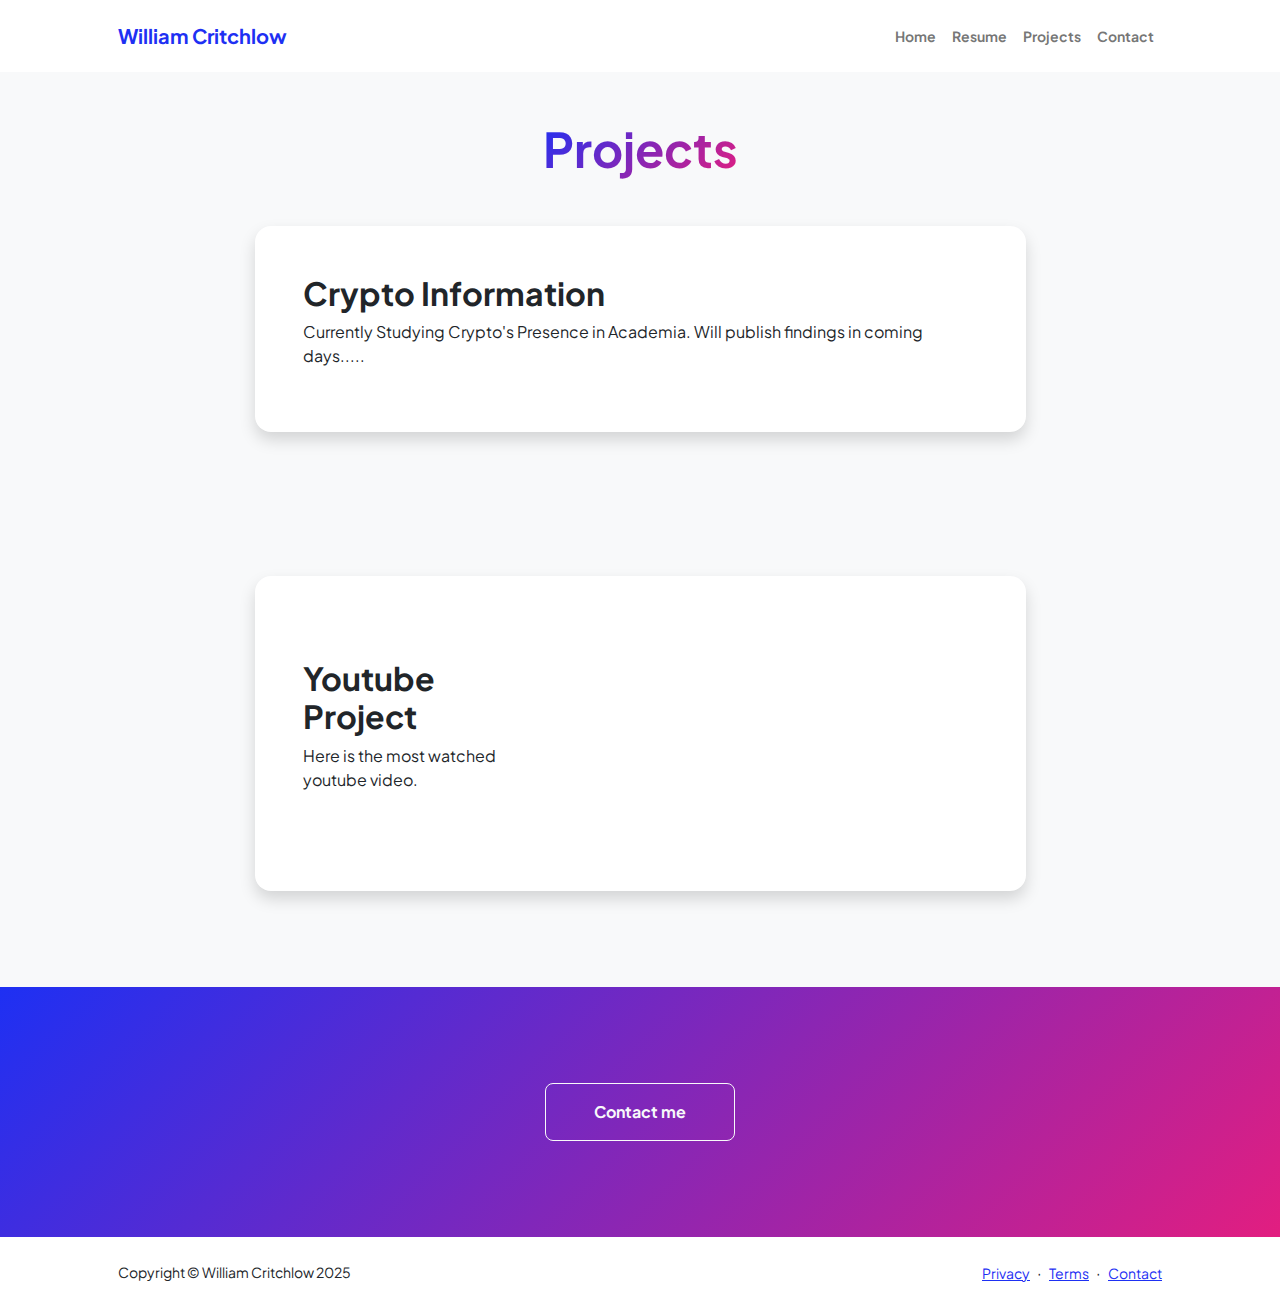
<file: startbootstrap-personal-gh-pages/projects.html>
<!DOCTYPE html>
<html lang="en">
    <head>
        <meta charset="utf-8" />
        <meta name="viewport" content="width=device-width, initial-scale=1, shrink-to-fit=no" />
        <meta name="description" content="" />
        <meta name="author" content="" />
        <title>William Critchlow</title>
        <!-- Favicon-->
        <link rel="icon" type="image/x-icon" href="assets/favicon.ico" />
        <!-- Custom Google font-->
        <link rel="preconnect" href="https://fonts.googleapis.com" />
        <link rel="preconnect" href="https://fonts.gstatic.com" crossorigin />
        <link href="https://fonts.googleapis.com/css2?family=Plus+Jakarta+Sans:wght@100;200;300;400;500;600;700;800;900&amp;display=swap" rel="stylesheet" />
        <!-- Bootstrap icons-->
        <link href="https://cdn.jsdelivr.net/npm/bootstrap-icons@1.8.1/font/bootstrap-icons.css" rel="stylesheet" />
        <!-- Core theme CSS (includes Bootstrap)-->
        <link href="css/styles.css" rel="stylesheet" />
    </head>
    <body class="d-flex flex-column h-100 bg-light">
        <main class="flex-shrink-0">
            <!-- Navigation-->
            <nav class="navbar navbar-expand-lg navbar-light bg-white py-3">
                <div class="container px-5">
                    <a class="navbar-brand" href="home.html"><span class="fw-bolder text-primary">William Critchlow</span></a>
                    <button class="navbar-toggler" type="button" data-bs-toggle="collapse" data-bs-target="#navbarSupportedContent" aria-controls="navbarSupportedContent" aria-expanded="false" aria-label="Toggle navigation"><span class="navbar-toggler-icon"></span></button>
                    <div class="collapse navbar-collapse" id="navbarSupportedContent">
                        <ul class="navbar-nav ms-auto mb-2 mb-lg-0 small fw-bolder">
                            <li class="nav-item"><a class="nav-link" href="home.html">Home</a></li>
                            <li class="nav-item"><a class="nav-link" href="resume.html">Resume</a></li>
                            <li class="nav-item"><a class="nav-link" href="projects.html">Projects</a></li>
                            <li class="nav-item"><a class="nav-link" href="contact.html">Contact</a></li>
                        </ul>
                    </div>
                </div>
            </nav>
            <!-- Projects Section-->
            <section class="py-5">
                <div class="container px-5 mb-5">
                    <div class="text-center mb-5">
                        <h1 class="display-5 fw-bolder mb-0"><span class="text-gradient d-inline">Projects</span></h1>
                    </div>
                    <div class="row gx-5 justify-content-center">
                        <div class="col-lg-11 col-xl-9 col-xxl-8">
                            <!-- Project Card 1-->
                            <div class="card overflow-hidden shadow rounded-4 border-0 mb-5">
                                <div class="card-body p-0">
                                    <div class="d-flex align-items-center">
                                        <div class="p-5">
                                            <h2 class="fw-bolder">Crypto Information</h2>
                                            <p>Currently Studying Crypto's Presence in Academia. Will publish findings in coming days.....</p>
                                        </div>
                                        <div class='tableauPlaceholder' id='viz1744908608807' style='position: relative'><noscript><a href='#'><img alt=' ' src='https:&#47;&#47;public.tableau.com&#47;static&#47;images&#47;Cr&#47;CryptoDashboard20&#47;Sentiment&#47;1_rss.png' style='border: none' /></a></noscript><object class='tableauViz'  style='display:none;'><param name='host_url' value='https%3A%2F%2Fpublic.tableau.com%2F' /> <param name='embed_code_version' value='3' /> <param name='site_root' value='' /><param name='name' value='CryptoDashboard20&#47;Sentiment' /><param name='tabs' value='yes' /><param name='toolbar' value='yes' /><param name='static_image' value='https:&#47;&#47;public.tableau.com&#47;static&#47;images&#47;Cr&#47;CryptoDashboard20&#47;Sentiment&#47;1.png' /> <param name='animate_transition' value='yes' /><param name='display_static_image' value='yes' /><param name='display_spinner' value='yes' /><param name='display_overlay' value='yes' /><param name='display_count' value='yes' /><param name='language' value='en-US' /></object></div>                <script type='text/javascript'>                    var divElement = document.getElementById('viz1744908608807');                    var vizElement = divElement.getElementsByTagName('object')[0];                    if ( divElement.offsetWidth > 800 ) { vizElement.style.width='100%';vizElement.style.height=(divElement.offsetWidth*0.75)+'px';} else if ( divElement.offsetWidth > 500 ) { vizElement.style.width='100%';vizElement.style.height=(divElement.offsetWidth*0.75)+'px';} else { vizElement.style.width='100%';vizElement.style.minHeight='750px';vizElement.style.maxHeight=(divElement.offsetWidth*1.77)+'px';}                     var scriptElement = document.createElement('script');                    scriptElement.src = 'https://public.tableau.com/javascripts/api/viz_v1.js';                    vizElement.parentNode.insertBefore(scriptElement, vizElement);                </script>
                                    </div>
                                </div>
                            </div>
                            <br>
                            <br>
                            <br>
                            <br>
                            <!-- Project Card 2-->
                            <div class="card overflow-hidden shadow rounded-4 border-0">
                                <div class="card-body p-0">
                                    <div class="d-flex align-items-center">
                                        <div class="p-5">
                                            <h2 class="fw-bolder">Youtube Project</h2>
                                            <p>Here is the most watched youtube video.  </p>
                                        </div>
                                        <iframe width="560" height="315" src="https://www.youtube.com/embed/XqZsoesa55w?si=qYEsTMBg7lOBeDoE" title="YouTube video player" frameborder="0" allow="accelerometer; autoplay; clipboard-write; encrypted-media; gyroscope; picture-in-picture; web-share" referrerpolicy="strict-origin-when-cross-origin" allowfullscreen></iframe>
                                    </div>
                                </div>
                            </div>
                        </div>
                    </div>
                </div>
            </section>
            <!-- Call to action section-->
            <section class="py-5 bg-gradient-primary-to-secondary text-white">
                <div class="container px-5 my-5">
                    <div class="text-center">
                        <h2 class="display-4 fw-bolder mb-4"></h2>
                        <a class="btn btn-outline-light btn-lg px-5 py-3 fs-6 fw-bolder" href="contact.html">Contact me</a>
                    </div>
                </div>
            </section>
        </main>
        <!-- Footer-->
        <footer class="bg-white py-4 mt-auto">
            <div class="container px-5">
                <div class="row align-items-center justify-content-between flex-column flex-sm-row">
                    <div class="col-auto"><div class="small m-0">Copyright &copy; William Critchlow 2025</div></div>
                    <div class="col-auto">
                        <a class="small" href="#!">Privacy</a>
                        <span class="mx-1">&middot;</span>
                        <a class="small" href="#!">Terms</a>
                        <span class="mx-1">&middot;</span>
                        <a class="small" href="#!">Contact</a>
                    </div>
                </div>
            </div>
        </footer>
        <!-- Bootstrap core JS-->
        <script src="https://cdn.jsdelivr.net/npm/bootstrap@5.2.3/dist/js/bootstrap.bundle.min.js"></script>
        <!-- Core theme JS-->
        <script src="js/scripts.js"></script>
    </body>
</html>
</file>
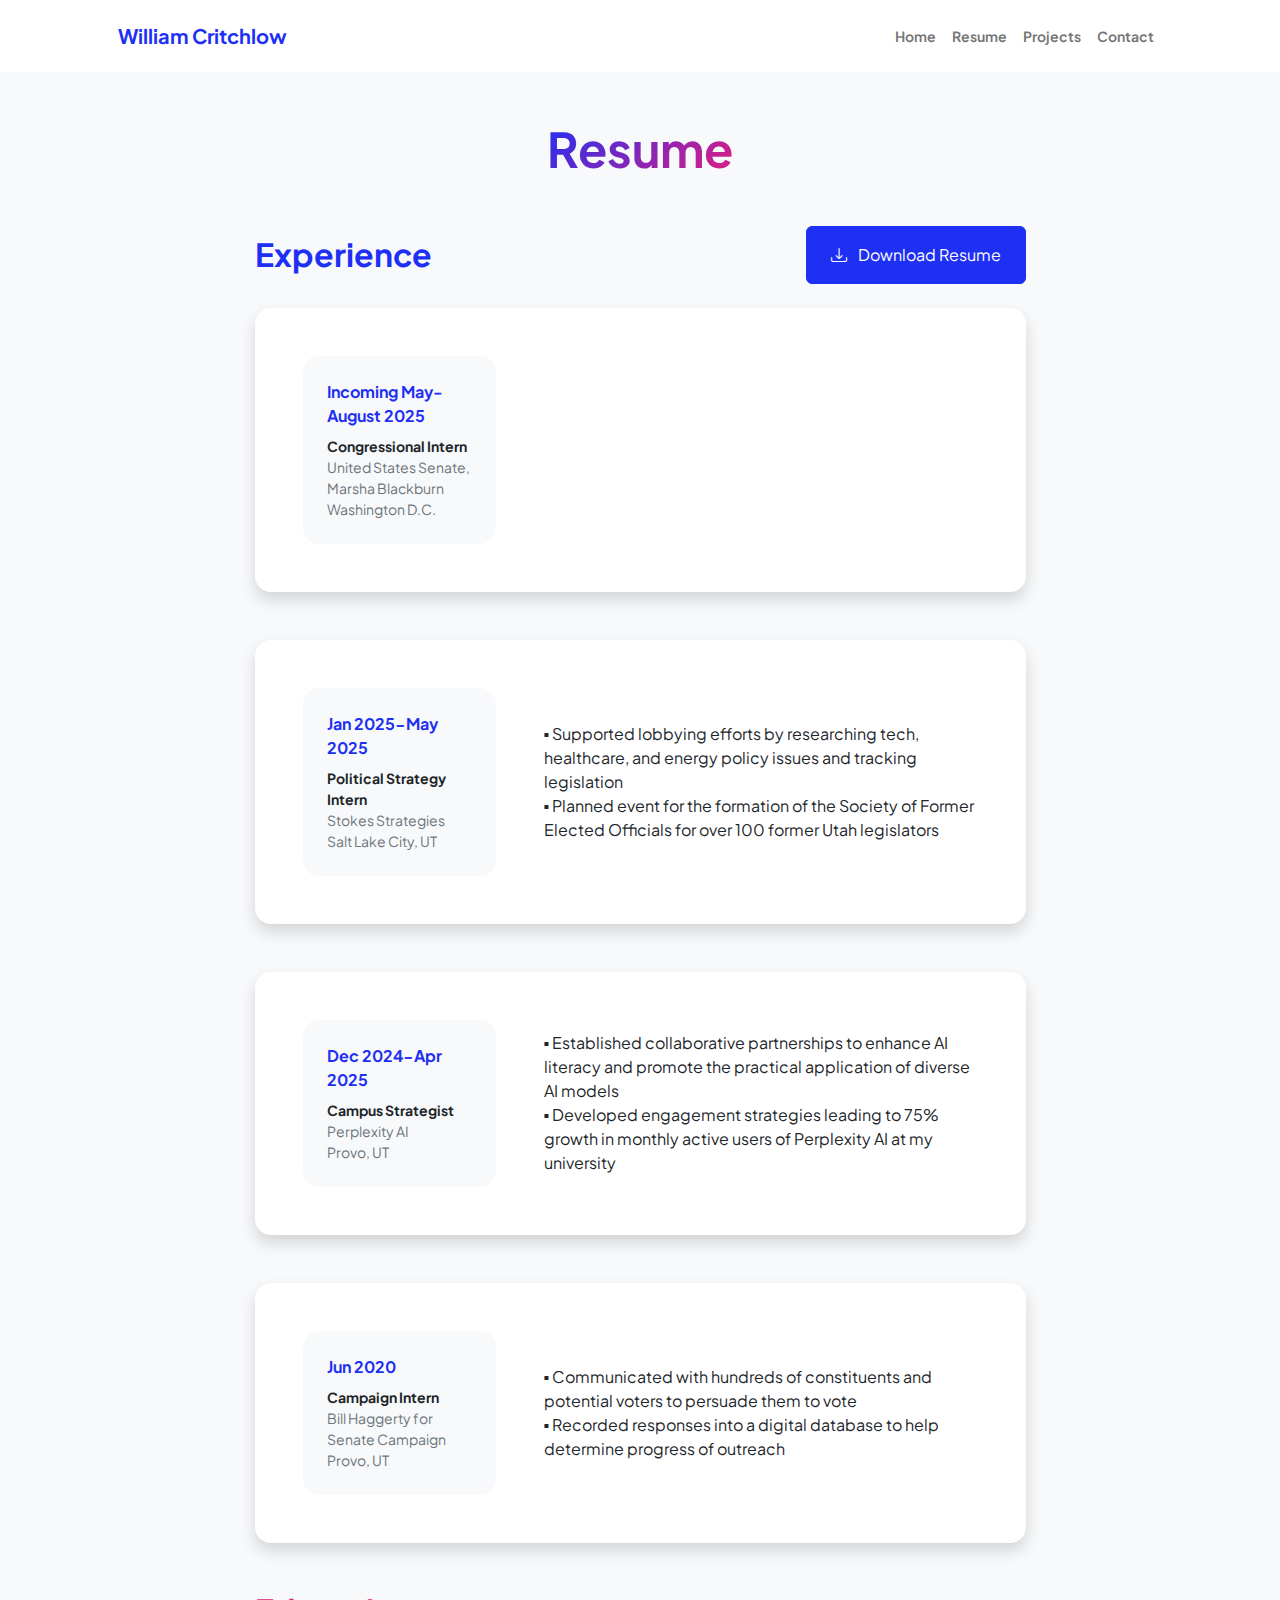
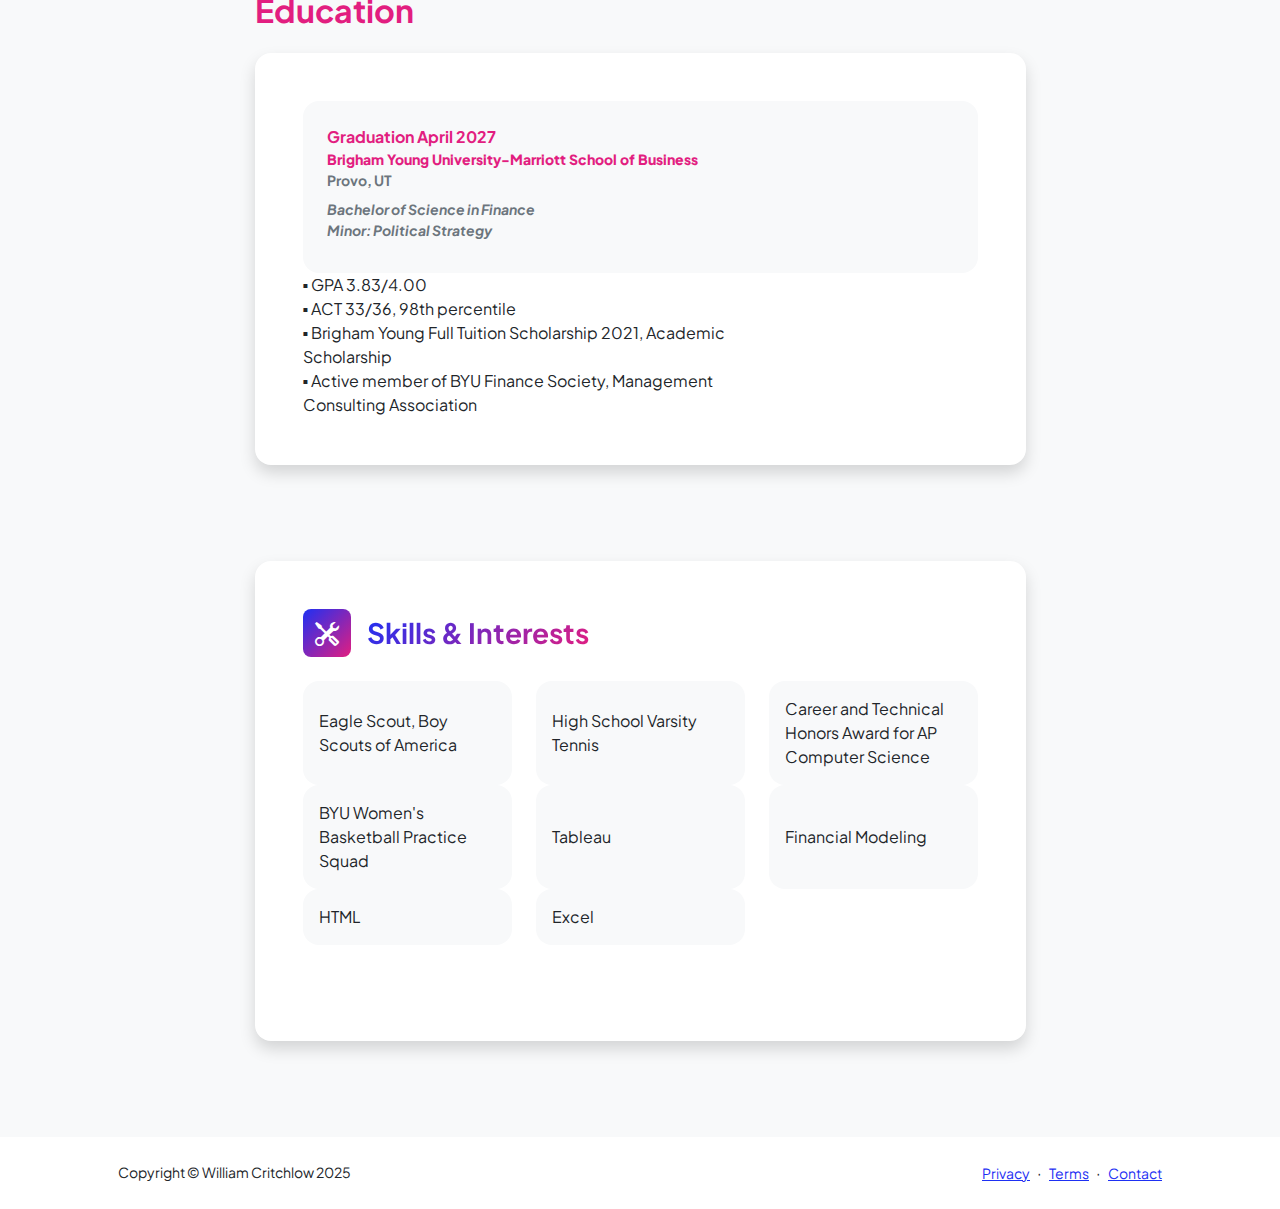
<file: startbootstrap-personal-gh-pages/resume.html>
<!DOCTYPE html>
<html lang="en">
    <head>
        <meta charset="utf-8" />
        <meta name="viewport" content="width=device-width, initial-scale=1, shrink-to-fit=no" />
        <meta name="description" content="" />
        <meta name="author" content="" />
        <title>William Critchlow</title>
        <!-- Favicon-->
        <link rel="icon" type="image/x-icon" href="assets/favicon.ico" />
        <!-- Custom Google font-->
        <link rel="preconnect" href="https://fonts.googleapis.com" />
        <link rel="preconnect" href="https://fonts.gstatic.com" crossorigin />
        <link href="https://fonts.googleapis.com/css2?family=Plus+Jakarta+Sans:wght@100;200;300;400;500;600;700;800;900&amp;display=swap" rel="stylesheet" />
        <!-- Bootstrap icons-->
        <link href="https://cdn.jsdelivr.net/npm/bootstrap-icons@1.8.1/font/bootstrap-icons.css" rel="stylesheet" />
        <!-- Core theme CSS (includes Bootstrap)-->
        <link href="css/styles.css" rel="stylesheet" />
    </head>
    <body class="d-flex flex-column h-100 bg-light">
        <main class="flex-shrink-0">
            <!-- Navigation-->
            <nav class="navbar navbar-expand-lg navbar-light bg-white py-3">
                <div class="container px-5">
                    <a class="navbar-brand" href="index.html"><span class="fw-bolder text-primary">William Critchlow</span></a>
                    <button class="navbar-toggler" type="button" data-bs-toggle="collapse" data-bs-target="#navbarSupportedContent" aria-controls="navbarSupportedContent" aria-expanded="false" aria-label="Toggle navigation"><span class="navbar-toggler-icon"></span></button>
                    <div class="collapse navbar-collapse" id="navbarSupportedContent">
                        <ul class="navbar-nav ms-auto mb-2 mb-lg-0 small fw-bolder">
                            <li class="nav-item"><a class="nav-link" href="index.html">Home</a></li>
                            <li class="nav-item"><a class="nav-link" href="resume.html">Resume</a></li>
                            <li class="nav-item"><a class="nav-link" href="projects.html">Projects</a></li>
                            <li class="nav-item"><a class="nav-link" href="contact.html">Contact</a></li>
                        </ul>
                    </div>
                </div>
            </nav>
            <!-- Page Content-->
            <div class="container px-5 my-5">
                <div class="text-center mb-5">
                    <h1 class="display-5 fw-bolder mb-0"><span class="text-gradient d-inline">Resume</span></h1>
                </div>
                <div class="row gx-5 justify-content-center">
                    <div class="col-lg-11 col-xl-9 col-xxl-8">
                        <!-- Experience Section-->
                        <section>
                            <div class="d-flex align-items-center justify-content-between mb-4">
                                <h2 class="text-primary fw-bolder mb-0">Experience</h2>
                                <!-- Download resume button-->
                                <a class="btn btn-primary px-4 py-3" href="../startbootstrap-personal-gh-pages/assets/Critchlow, William.pdf">
                                    <div class="d-inline-block bi bi-download me-2"></div>
                                    Download Resume
                                </a>
                            </div>
                            <!-- Experience Card 1-->
                            <div class="card shadow border-0 rounded-4 mb-5">
                                <div class="card-body p-5">
                                    <div class="row align-items-center gx-5">
                                        <div class="col text-center text-lg-start mb-4 mb-lg-0">
                                            <div class="bg-light p-4 rounded-4">
                                                <div class="text-primary fw-bolder mb-2">Incoming May-August 2025</div>
                                                <div class="small fw-bolder">Congressional Intern</div>
                                                <div class="small text-muted">United States Senate, Marsha Blackburn</div>
                                                <div class="small text-muted">Washington D.C.</div>
                                            </div>
                                        </div>
                                        <div class="col-lg-8"><div></div></div>
                                    </div>
                                </div>
                            </div>
                            <!-- Experience Card 2-->
                            <div class="card shadow border-0 rounded-4 mb-5">
                                <div class="card-body p-5">
                                    <div class="row align-items-center gx-5">
                                        <div class="col text-center text-lg-start mb-4 mb-lg-0">
                                            <div class="bg-light p-4 rounded-4">
                                                <div class="text-primary fw-bolder mb-2">Jan 2025-May 2025</div>
                                                <div class="small fw-bolder">Political Strategy Intern</div>
                                                <div class="small text-muted">Stokes Strategies</div>
                                                <div class="small text-muted">Salt Lake City, UT</div>
                                            </div>
                                        </div>
                                        <div class="col-lg-8"><div></div> ▪ Supported lobbying efforts by researching tech, healthcare, and energy policy issues and tracking legislation <br>
                                        ▪ Planned event for the formation of the Society of Former Elected Officials for over 100 former Utah legislators</div>
                                    </div>
                                </div>
                            </div>
                            <!-- Experience Card 3-->
                            <div class="card shadow border-0 rounded-4 mb-5">
                                <div class="card-body p-5">
                                    <div class="row align-items-center gx-5">
                                        <div class="col text-center text-lg-start mb-4 mb-lg-0">
                                            <div class="bg-light p-4 rounded-4">
                                                <div class="text-primary fw-bolder mb-2">Dec 2024-Apr 2025</div>
                                                <div class="small fw-bolder">Campus Strategist</div>
                                                <div class="small text-muted">Perplexity AI</div>
                                                <div class="small text-muted">Provo, UT</div>
                                            </div>
                                        </div>
                                        <div class="col-lg-8"><div></div> ▪ Established collaborative partnerships to enhance AI literacy and promote the practical application of diverse AI models <br>
                                        ▪ Developed engagement strategies leading to 75% growth in monthly active users of Perplexity AI at my university</div>
                                    </div>
                                </div>
                            </div>
                            <!-- Experience Card 4-->
                            <div class="card shadow border-0 rounded-4 mb-5">
                                <div class="card-body p-5">
                                    <div class="row align-items-center gx-5">
                                        <div class="col text-center text-lg-start mb-4 mb-lg-0">
                                            <div class="bg-light p-4 rounded-4">
                                                <div class="text-primary fw-bolder mb-2">Jun 2020</div>
                                                <div class="small fw-bolder">Campaign Intern</div>
                                                <div class="small text-muted">Bill Haggerty for Senate Campaign</div>
                                                <div class="small text-muted">Provo, UT</div>
                                            </div>
                                        </div>
                                        <div class="col-lg-8"><div></div> ▪ Communicated with hundreds of constituents and potential voters to persuade them to vote <br>
                                        ▪ Recorded responses into a digital database to help determine progress of outreach </div>
                                    </div>
                                </div>
                            </div>
                        </section>
                        <!-- Education Section-->
                        <section>
                            <h2 class="text-secondary fw-bolder mb-4">Education</h2>
                            <!-- Education Card 1-->
                            <div class="card shadow border-0 rounded-4 mb-5">
                                <div class="card-body p-5">
                                    <div class="row align-items-center gx-5">
                                        <div class="col text-center text-lg-start mb-4 mb-lg-0">
                                            <div class="bg-light p-4 rounded-4">
                                                <div class="text-secondary fw-bolder mb-2">Graduation April 2027
                                                <div class="mb-2">
                                                    <div class="small fw-bolder">Brigham Young University-Marriott School of Business</div>
                                                    <div class="small text-muted">Provo, UT</div>
                                                </div>
                                                <div class="fst-italic">
                                                    <div class="small text-muted">Bachelor of Science in Finance</div>
                                                    <div class="small text-muted">Minor: Political Strategy</div>
                                                </div>
                                            </div>
                                        </div>
                                        <div class="col-lg-8"><div>▪ GPA 3.83/4.00 <br>
                                            ▪ ACT 33/36, 98th percentile <br>
                                            ▪ Brigham Young Full Tuition Scholarship 2021, Academic Scholarship <br>
                                            ▪ Active member of BYU Finance Society, Management Consulting Association  </div></div>
                                    </div>
                                </div>
                            </div>
                        </section>
                        <!-- Divider-->
                        <div class="pb-5"></div>
                        <!-- Skills Section-->
                        <section>
                            <!-- Skillset Card-->
                            <div class="card shadow border-0 rounded-4 mb-5">
                                <div class="card-body p-5">
                                    <!-- Professional skills list-->
                                    <div class="mb-5">
                                        <div class="d-flex align-items-center mb-4">
                                            <div class="feature bg-primary bg-gradient-primary-to-secondary text-white rounded-3 me-3"><i class="bi bi-tools"></i></div>
                                            <h3 class="fw-bolder mb-0"><span class="text-gradient d-inline">Skills & Interests</span></h3>
                                        </div>
                                        <div class="row row-cols-1 row-cols-md-3 mb-4">
                                            <div class="col mb-4 mb-md-0"><div class="d-flex align-items-center bg-light rounded-4 p-3 h-100">Eagle Scout, Boy Scouts of America</div></div>
                                            <div class="col mb-4 mb-md-0"><div class="d-flex align-items-center bg-light rounded-4 p-3 h-100">High School Varsity Tennis</div></div>
                                            <div class="col mb-4 mb-md-0"><div class="d-flex align-items-center bg-light rounded-4 p-3 h-100">Career and Technical Honors Award for AP Computer Science</div></div>
                                            <div class="col"><div class="d-flex align-items-center bg-light rounded-4 p-3 h-100">BYU Women's Basketball Practice Squad</div></div>
                                            <div class="col"><div class="d-flex align-items-center bg-light rounded-4 p-3 h-100">Tableau</div></div>
                                            <div class="col"><div class="d-flex align-items-center bg-light rounded-4 p-3 h-100">Financial Modeling</div></div>
                                            <div class="col"><div class="d-flex align-items-center bg-light rounded-4 p-3 h-100">HTML</div></div>
                                            <div class="col"><div class="d-flex align-items-center bg-light rounded-4 p-3 h-100">Excel</div></div>
                                        </div>
                                    </div>
                                </div>
                            </div>
                        </section>
                    </div>
                </div>
            </div>
        </main>
        <!-- Footer-->
        <footer class="bg-white py-4 mt-auto">
            <div class="container px-5">
                <div class="row align-items-center justify-content-between flex-column flex-sm-row">
                    <div class="col-auto"><div class="small m-0">Copyright &copy; William Critchlow 2025</div></div>
                    <div class="col-auto">
                        <a class="small" href="#!">Privacy</a>
                        <span class="mx-1">&middot;</span>
                        <a class="small" href="#!">Terms</a>
                        <span class="mx-1">&middot;</span>
                        <a class="small" href="#!">Contact</a>
                    </div>
                </div>
            </div>
        </footer>
        <!-- Bootstrap core JS-->
        <script src="https://cdn.jsdelivr.net/npm/bootstrap@5.2.3/dist/js/bootstrap.bundle.min.js"></script>
        <!-- Core theme JS-->
        <script src="js/scripts.js"></script>
    </body>
</html>
</file>
<file: startbootstrap-personal-gh-pages/css/scratchstyles.css>
body {
    background-color: #a6b5f4;
    font-family: Arial, sans-serif;
    color: #222;
    margin: 0;
    padding: 0;
}

.header {
    background: #e1e8ed;
    padding: 20px;
    text-align: center;
}

a {
    color: #1a73e8;
    text-decoration: none;
}

.main-section {
    display: flex;
    flex-wrap: wrap;
    justify-content: center;
    gap: 20px;
    margin: 20px 0;
}

.block {
    background: #fff;
    border: 1px solid #ddd;
    border-radius: 6px;
    padding: 16px;
    margin: 10px;
    min-width: 250px;
    max-width: 330px;
    text-align: center;
    background-color: white;

}

img {
    max-width: 100%;
    border-radius: 4px;
}
</file>
